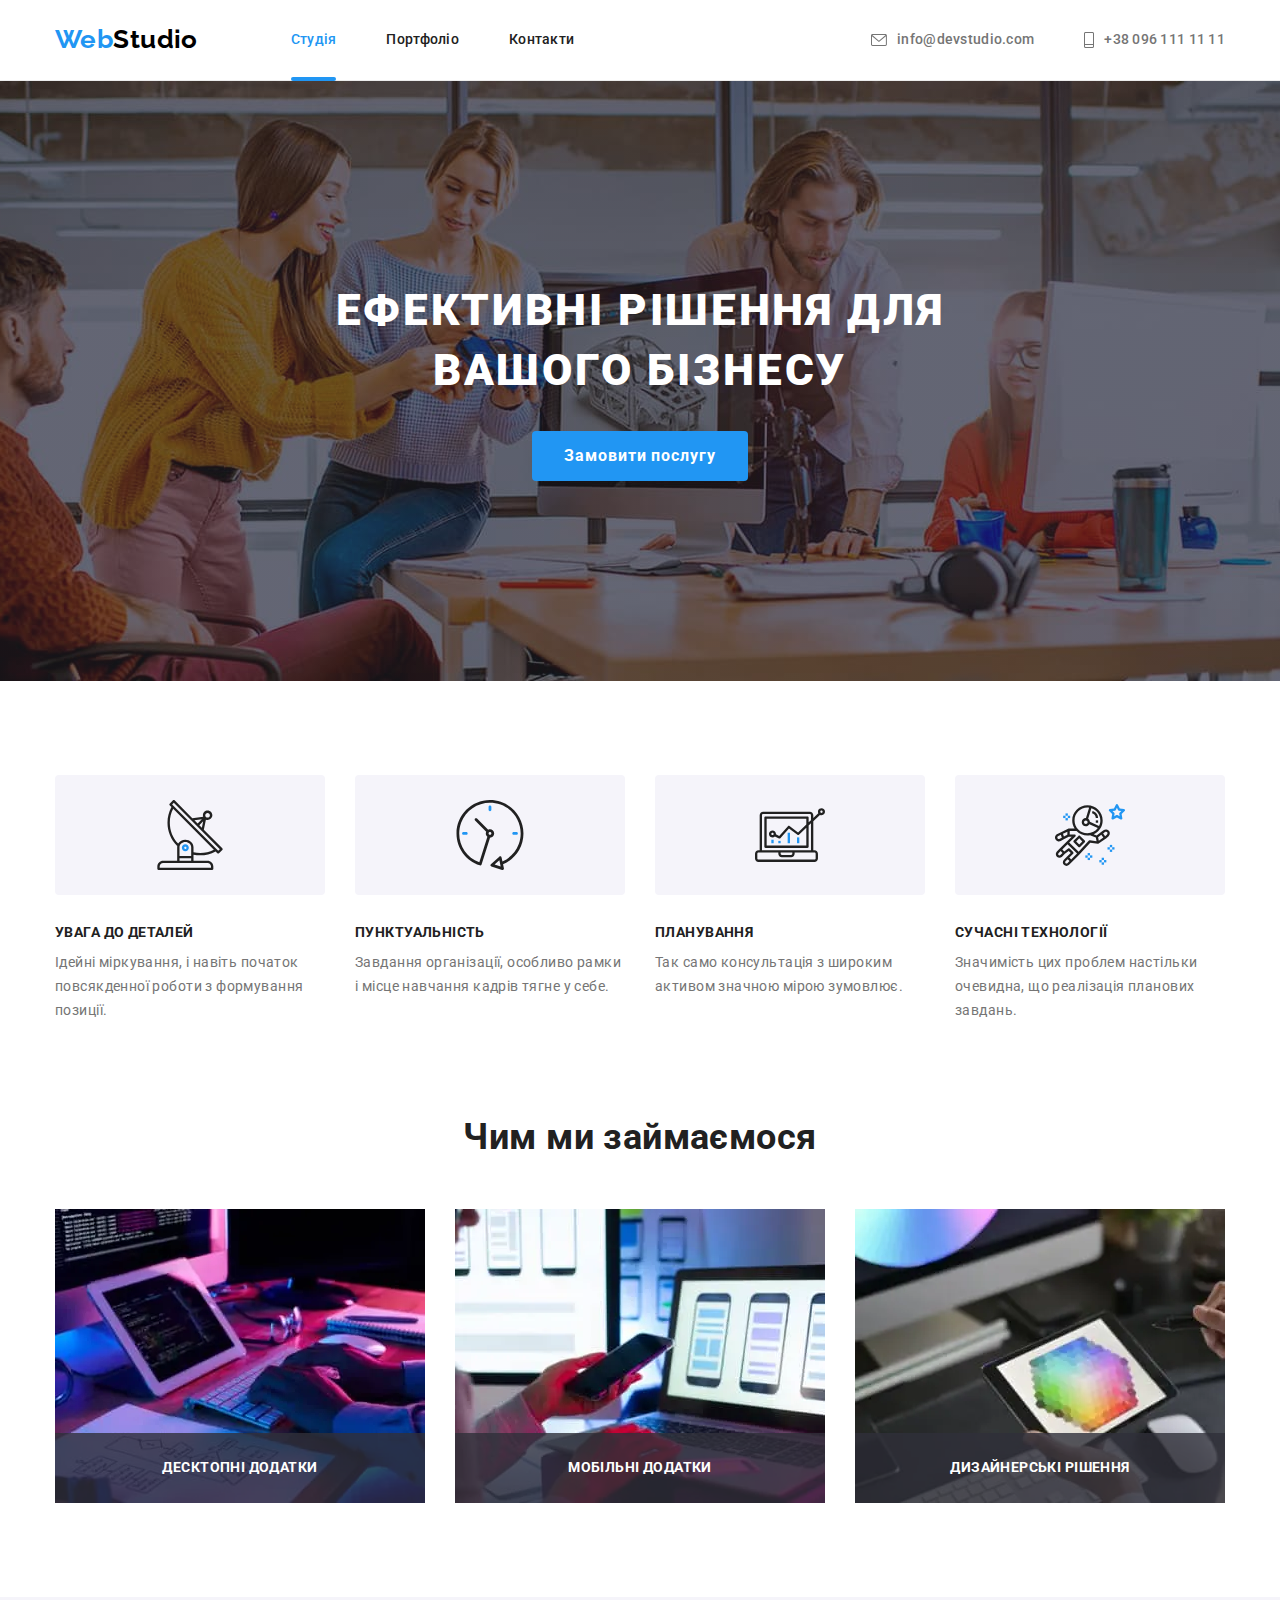
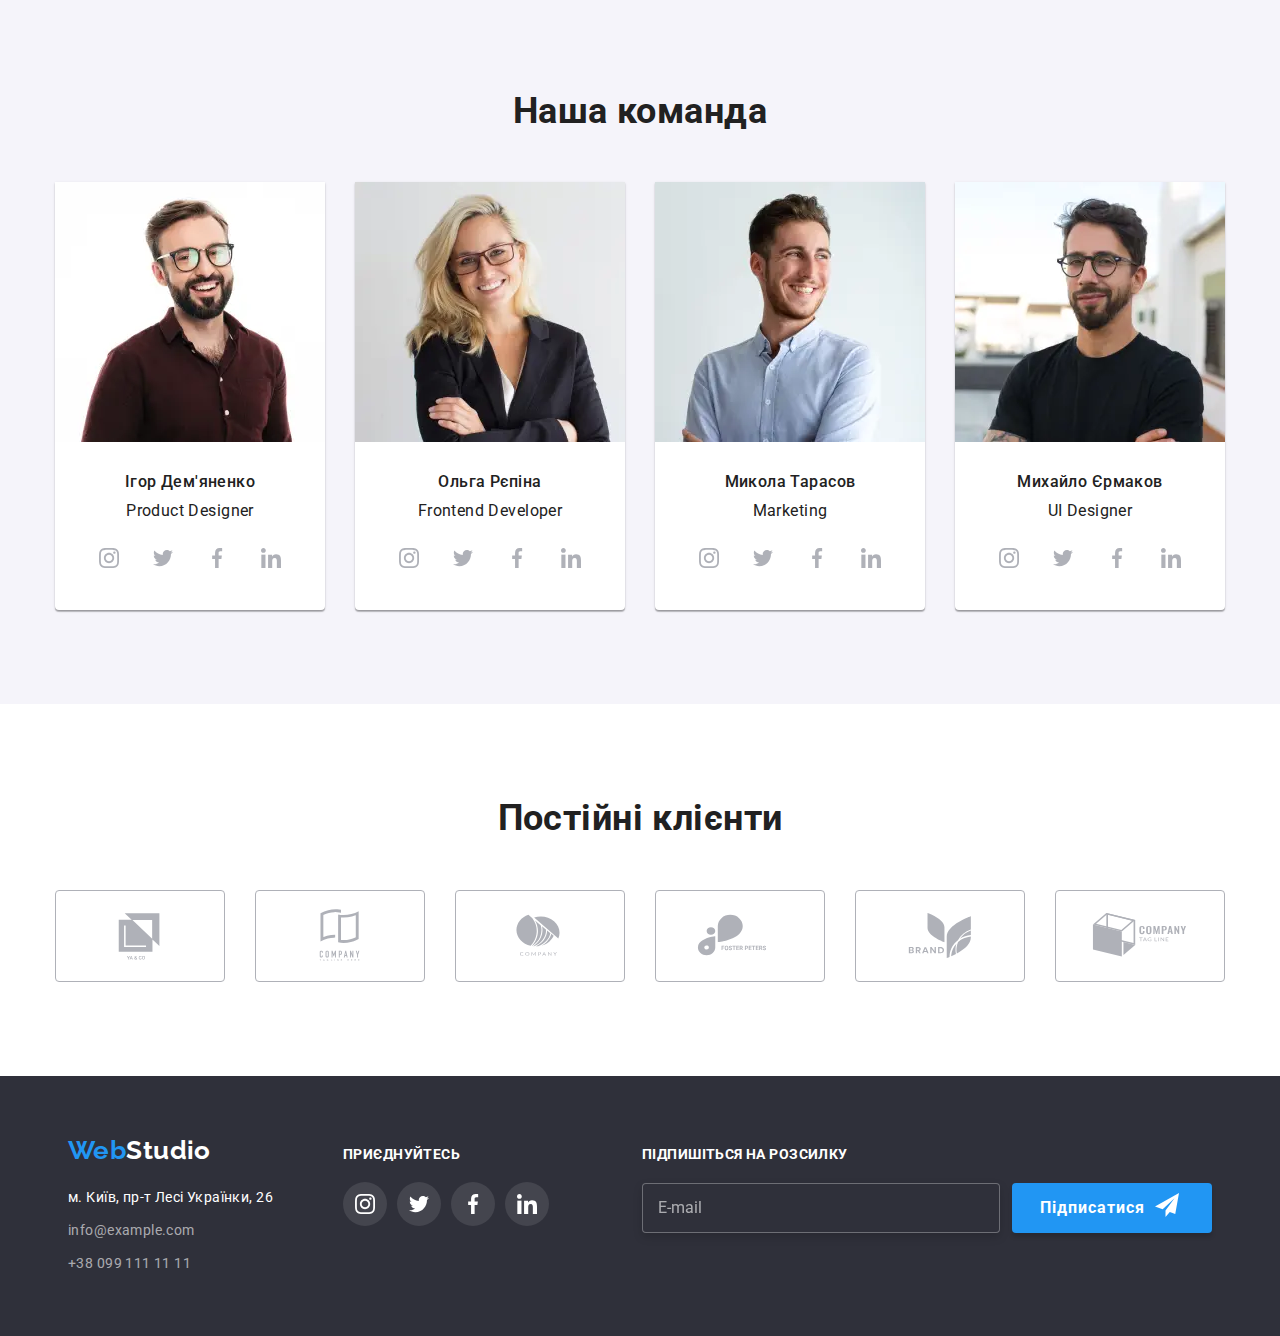
<file: index.html>
<!DOCTYPE html>
<html lang="uk">
  <head>
    <meta charset="UTF-8" />
    <meta http-equiv="X-UA-Compatible" content="IE=edge" />
    <meta name="viewport" content="width=device-width, initial-scale=1.0" />
    <link rel="preconnect" href="https://fonts.googleapis.com" />
    <link rel="preconnect" href="https://fonts.gstatic.com" crossorigin />
    <title>WebStudio</title>
    <!-- FONTS -->
    <link
      href="https://fonts.googleapis.com/css2?family=Raleway:wght@700&family=Roboto:wght@400;500;700;900&display=swap"
      rel="stylesheet"
    />
    <link
      rel="stylesheet"
      href="https://cdnjs.cloudflare.com/ajax/libs/modern-normalize/1.1.0/modern-normalize.min.css"
    />
    <link rel="stylesheet" href="./css/main.min.css" />
  </head>
  <body>
    <!-- HEDEAR -->
    <header class="header">
      <div class="container page-header__conteiner">
        <a class="logo-up link" href="./index.html">
          <span class="logo__part-color">Web</span>Studio</a
        >
        <nav class="nav">

          <ul class="list-nav list">
            <li class="nav__item">
              <a class="nav__link link" href="./index.html"
                ><span class="link-active">Студія</span></a
              >
            </li>
            <li class="nav__item">
              <a class="nav__link link" href="portfolio.html">Портфоліо</a>
            </li>
            <li class="nav__item">
              <a class="nav__link link" href="#footer">Контакти</a>
            </li>
          </ul>
        </nav>
        <ul class="list-contact list">
          <li class="item-contact">
            <a class="link-contact link" href="mailto:info@devstudio.com"
              ><svg class="contacts-icons-mailtu" width="16" height="12px">
                <use href="./images/sprite.svg#icon-mail"></use>
              </svg>
              info@devstudio.com</a
            >
          </li>
          <li class="item-contact">
            <a class="link-contact link" href="tel+380961111111"
              ><svg class="contacts-icons-phone" width="10px" height="16px">
                <use href="./images/sprite.svg#icon-phone"></use>
              </svg>
              +38 096 111 11 11</a
            >
          </li>
        </ul>
        <button type="button" class="open-mobile-menu-btn" data-menu-open>
          <svg class="open-mobile-menu-btn__icon">
            <use href="./images/sprite.svg#icon-burger"></use>
          </svg>
        </button>
      </div>
      <div class="mobile-menu" data-menu>
        <div class="container mobile-menu__container">
          <button class="mobile-menu__close-btn" data-menu-close>
            <svg class="mobile-menu__close-icon">
              <use href="./images/sprite.svg#icon-close"></use>
            </svg>
          </button>
          <ul class="mobile-menu-list list">
            <li class="mobile-menu__item">
              <a class="mobile-menu__link current link" href=".index.html"
                >Студія</a
              >
            </li>
            <li class="mobile-menu__item">
              <a class="mobile-menu__link link" href="./portfolio.html"
                >Портфоліо</a
              >
            </li>
            <li class="mobile-menu__item">
              <a class="mobile-menu__link link" href="#">Контакти</a>
            </li>
          </ul>
          <ul class="mobile-list-contact list">
            <li class="mobile-list-contact__item">
              <a
                class="mobile-list-contact__link-phone link"
                href="tel+380961111111"
              >
                +38 096 111 11 11</a
              >
            </li>
            <li class="mobile-list-contact__item">
              <a
                class="mobile-list-contact__link-mail link"
                href="mailto:info@devstudio.com"
              >
                info@devstudio.com</a
              >
            </li>
          </ul>
          <ul class="mobile-social-list list">
            <li class="mobile-social__item">
              <a class="mobile-social__link current link" href="#">Instagram</a>
            </li>
            <li class="mobile-social__item">
              <a class="mobile-social__link current link" href="#">Twitter</a>
            </li>
            <li class="mobile-social__item">
              <a class="mobile-social__link current link" href="#">facebook</a>
            </li>
            <li class="mobile-social__item">
              <a class="mobile-social__link current link" href="#">Linkedin</a>
            </li>
          </ul>
        </div>
      </div>
    </header>
    <main>
      <!-- HERO -->
      <section class="hero section">
        <div class="container">
          <h1 class="hero__title">Ефективні рішення для вашого бізнесу</h1>
          <button
            type="button"
            class="button-active hero-btn button"
            data-modal-open
          >
            Замовити послугу
          </button>
        </div>
      </section>
      <!-- ADVANTAGES -->
      <section class="advantages section">
        <div class="container">
          <h2 class="visually-hidden">Переваги</h2>
          <ul class="advantages__list list">
            <li class="advantages__item">
              <div class="advantages__blok">
                <svg class="advantes__icon">
                  <use
                    lang="en"
                    aria-label="icon antenna"
                    href="./images/sprite.svg#icon-antenna"
                  ></use>
                </svg>
              </div>
              <h3 class="advantages__title">УВАГА ДО ДЕТАЛЕЙ</h3>
              <p class="advantages__text">
                Ідейні міркування, і навіть початок повсякденної роботи з
                формування позиції.
              </p>
            </li>
            <li class="advantages__item">
              <div class="advantages__blok">
                <svg class="advantes__icon">
                  <use
                    lang="en"
                    aria-label="icon clock"
                    href="./images/sprite.svg#icon-clock"
                  ></use>
                </svg>
              </div>
              <h3 class="advantages__title">ПУНКТУАЛЬНІСТЬ</h3>
              <p class="advantages__text">
                Завдання організації, особливо рамки і місце навчання кадрів
                тягне у себе.
              </p>
            </li>
            <li class="advantages__item">
              <div class="advantages__blok">
                <svg class="advantes__icon">
                  <use
                    lang="en"
                    aria-label="icon diagram"
                    href="./images/sprite.svg#icon-diagram"
                  ></use>
                </svg>
              </div>
              <h3 class="advantages__title">ПЛАНУВАННЯ</h3>
              <p class="advantages__text">
                Так само консультація з широким активом значною мірою зумовлює.
              </p>
            </li>
            <li class="advantages__item">
              <div class="advantages__blok">
                <svg class="advantes__icon">
                  <use
                    lang="en"
                    aria-label="icon astronaut"
                    href="./images/sprite.svg#icon-astronaut"
                  ></use>
                </svg>
              </div>
              <h3 class="advantages__title">СУЧАСНІ ТЕХНОЛОГІЇ</h3>
              <p class="advantages__text">
                Значимість цих проблем настільки очевидна, що реалізація
                планових завдань.
              </p>
            </li>
          </ul>
        </div>
      </section>
      <!-- WORK -->
      <section class="work section">
        <div class="container">
          <h2 class="work-title">Чим ми займаємося</h2>
          <ul class="work__list list">
            <li class="work__list list">
              <div class="work__box">
                <picture>
                  <source
                    srcset="
                      ./images/work/work-1.webp    1x,
                      ./images/work/work-1@2x.webp 2x
                    "
                    type="image/webp"
                  />
                  <source
                    srcset="
                      ./images/work/work-1.jpg    1x,
                      ./images/work/work-1@2x.jpg 2x
                    "
                  />
                  <img
                    class="work-list__img"
                    src="./images/work/work-1.jpg"
                    alt="веб технології"
                    width="370"
                    height="294"
                  />
                </picture>

                <div class="work-text">
                  <p>Десктопні додатки</p>
                </div>
              </div>
            </li>
            <li class="work__list list">
              <div class="work__box">
                <picture>
                  <source
                    srcset="
                      ./images/work/work-2.webp    1x,
                      ./images/work/work-2@2x.webp 2x
                    "
                    type="image/webp"
                  />
                  <source
                    srcset="
                      ./images/work/work-2.jpg    1x,
                      ./images/work/work-2@2x.jpg 2x
                    "
                  />
                  <img
                    class="work-list__img"
                    src="./images/work/work-2.jpg"
                    alt="адаптація для мобільних пристроїв"
                    width="370"
                    height="294"
                  />
                </picture>
                <div class="work-text">
                  <p>Мобільні додатки</p>
                </div>
              </div>
            </li>
            <li class="work__list list">
              <div class="work__box">
                <picture>
                  <source
                    srcset="
                      ./images/work/work-3.webp    1x,
                      ./images/work/work-3@2x.webp 2x
                    "
                    type="image/webp"
                  />
                  <source
                    srcset="
                      ./images/work/work-3.jpg    1x,
                      ./images/work/work-3@2x.jpg 2x
                    "
                  />
                  <img
                    class="work-list__img"
                    src="./images/work/work-3.jpg"
                    alt="спільне середовище пк та мобільних пристроїв"
                    width="370"
                    height="294"
                  />
                </picture>
                <div class="work-text">
                  <p>Дизайнерські рішення</p>
                </div>
              </div>
            </li>
          </ul>
        </div>
      </section>
      <!-- TEAM -->
      <section class="team section">
        <div class="container">
          <h2 class="team__title">Наша команда</h2>
          <ul class="team-list list">
            <li class="team-list__item">
              <picture>
                <source
                  srcset="
                    ./images/team-desktop/ihor-desktop.webp    1x,
                    ./images/team-desktop/ihor-desktop@2x.webp 2x
                  "
                  media="(min-width:1200px)"
                  type="image/webp"
                />
                <source
                  srcset="
                    ./images/team-desktop/ihor-desktop.jpg    1x,
                    ./images/team-desktop/ihor-desktop@2x.jpg 2x
                  "
                  media="(min-width:1200px)"
                />
                <source
                  srcset="
                    ./images/team-mobile/ihor-mobile.webp    1x,
                    ./images/team-mobile/ihor-mobile@2x.webp 2x
                  "
                  media="(max-width:768px)"
                  type="image/webp"
                />
                <source
                  srcset="
                    ./images/team-mobile/ihor-mobile.jpg    1x,
                    ./images/team-mobile/ihor-mobile@2x.jpg 2x
                  "
                  media="(max-width:768px)"
                />
                <source
                  srcset="
                    ./images/team-tablet/ihor-tablet.webp    1x,
                    ./images/team-tablet/ihor-tablet@2x.webp 2x
                  "
                  media="(min-width:768px)"
                  type="image/webp"
                />
                <source
                  srcset="
                    ./images/team-tablet/ihor-tablet.jpg    1x,
                    ./images/team-tablet/ihor-tablet@2x.jpg 2x
                  "
                  media="(min-width:768px)"
                />

                <img
                  class="team-list__img"
                  src="./images/team/ihor-mobile.jpg"
                  alt="Ігор Дем'яненко проджект менеджер"
                />
              </picture>
              <div class="card">
                <h3 class="card-team__subtitle">Ігор Дем'яненко</h3>
                <p class="team__text">Product Designer</p>
                <ul class="social-icon-list list">
                  <li class="social-link__item">
                    <a class="social-link" href=""
                      ><svg
                        lang="en"
                        aria-label="instagram icon"
                        class="social-link__icon"
                      >
                        <use href="./images/sprite.svg#icon-instagram"></use>
                      </svg>
                    </a>
                  </li>
                  <li class="social-link__item">
                    <a class="social-link" href=""
                      ><svg
                        lang="en"
                        aria-label="twitter icon"
                        class="social-link__icon"
                      >
                        <use href="./images/sprite.svg#icon-twitter"></use>
                      </svg>
                    </a>
                  </li>
                  <li class="social-link__item">
                    <a class="social-link" href=""
                      ><svg
                        lang="en"
                        aria-label="facebook icon"
                        class="social-link__icon"
                      >
                        <use href="./images/sprite.svg#icon-facebook"></use>
                      </svg>
                    </a>
                  </li>
                  <li class="social-link__item">
                    <a class="social-link" href=""
                      ><svg
                        lang="en"
                        aria-label="linkedim icon"
                        class="social-link__icon"
                      >
                        <use href="./images/sprite.svg#icon-linkedin"></use>
                      </svg>
                    </a>
                  </li>
                </ul>
              </div>
            </li>
            <li class="team-list__item">
              <picture>
                <source
                  srcset="
                    ./images/team-desktop/olha-desktop.webp    1x,
                    ./images/team-desktop/olha-desktop@2x.webp 2x
                  "
                  media="(min-width:1200px)"
                  type="image/webp"
                />
                <source
                  srcset="
                    ./images/team-desktop/olha-desktop.jpg    1x,
                    ./images/team-desktop/olha-desktop@2x.jpg 2x
                  "
                  media="(min-width:1200px)"
                />
                <source
                  srcset="
                    ./images/team-mobile/olha-mobile.webp    1x,
                    ./images/team-mobile/olha-mobile@2x.webp 2x
                  "
                  media="(max-width:768px)"
                  type="image/webp"
                />
                <source
                  srcset="
                    ./images/team-mobile/olha-mobile.jpg    1x,
                    ./images/team-mobile/olha-mobile@2x.jpg 2x
                  "
                  media="(max-width:768px)"
                />
                <source
                  srcset="
                    ./images/team-tablet/olha-tablet.webp    1x,
                    ./images/team-tablet/olha-tablet@2x.webp 2x
                  "
                  media="(min-width:768px)"
                  type="image/webp"
                />
                <source
                  srcset="
                    ./images/team-tablet/olha-tablet.jpg    1x,
                    ./images/team-tablet/olha-tablet@2x.jpg 2x
                  "
                  media="(min-width:768px)"
                />

                <img
                  class="team-list__img"
                  src="./images/team-mobile/olha-mobile.jpg"
                  alt="Ольга Рєпіна розробник"
                />
              </picture>

              <div class="card">
                <h3 class="card-team__subtitle">Ольга Рєпіна</h3>
                <p class="team__text">Frontend Developer</p>
                <ul class="social-icon-list list">
                  <li class="social-link__item">
                    <a class="social-link" href=""
                      ><svg
                        lang="en"
                        aria-label="instagram icon"
                        class="social-link__icon"
                      >
                        <use href="./images/sprite.svg#icon-instagram"></use>
                      </svg>
                    </a>
                  </li>
                  <li class="social-link__item">
                    <a class="social-link" href=""
                      ><svg
                        lang="en"
                        aria-label="twitter icon"
                        class="social-link__icon"
                      >
                        <use href="./images/sprite.svg#icon-twitter"></use>
                      </svg>
                    </a>
                  </li>
                  <li class="social-link__item">
                    <a class="social-link" href=""
                      ><svg
                        lang="en"
                        aria-label="facebook icon"
                        class="social-link__icon"
                      >
                        <use href="./images/sprite.svg#icon-facebook"></use>
                      </svg>
                    </a>
                  </li>
                  <li class="social-link__item">
                    <a class="social-link" href=""
                      ><svg
                        lang="en"
                        aria-label="linkedim icon"
                        class="social-link__icon"
                      >
                        <use href="./images/sprite.svg#icon-linkedin"></use>
                      </svg>
                    </a>
                  </li>
                </ul>
              </div>
            </li>
            <li class="team-list__item">
              <picture>
                <source
                  srcset="
                    ./images/team-desktop/mukola-desktop.webp    1x,
                    ./images/team-desktop/mukola-desktop@2x.webp 2x
                  "
                  media="(min-width:1200px)"
                  type="image/webp"
                />
                <source
                  srcset="
                    ./images/team-desktop/mukola-desktop.jpg    1x,
                    ./images/team-desktop/mukola-desktop@2x.jpg 2x
                  "
                  media="(min-width:1200px)"
                />
                <source
                  srcset="
                    ./images/team-mobile/mukola-mobile.webp    1x,
                    ./images/team-mobile/mukola-mobile@2x.webp 2x
                  "
                  media="(max-width:768px)"
                  type="image/webp"
                />
                <source
                  srcset="
                    ./images/team-mobile/mukola-mobile.jpg    1x,
                    ./images/team-mobile/mukola-mobile@2x.jpg 2x
                  "
                  media="(max-width:768px)"
                />
                <source
                  srcset="
                    ./images/team-tablet/mukola-tablet.webp    1x,
                    ./images/team-tablet/mukola-tablet@2x.webp 2x
                  "
                  media="(min-width:768px)"
                  type="image/webp"
                />
                <source
                  srcset="
                    ./images/team-tablet/mukola-tablet.jpg    1x,
                    ./images/team-tablet/mukola-tablet@2x.jpg 2x
                  "
                  media="(min-width:768px)"
                />

                <img
                  class="team-list__img"
                  src="./images/team-mobile/mukola-mobile.jpg"
                  alt="Микола Тарасов маркетолог"
                />
              </picture>

              <div class="card">
                <h3 class="card-team__subtitle">Микола Тарасов</h3>
                <p class="team__text">Marketing</p>
                <ul class="social-icon-list list">
                  <li class="social-link__item">
                    <a class="social-link" href=""
                      ><svg
                        lang="en"
                        aria-label="instagram icon"
                        class="social-link__icon"
                      >
                        <use href="./images/sprite.svg#icon-instagram"></use>
                      </svg>
                    </a>
                  </li>
                  <li class="social-link__item">
                    <a class="social-link" href=""
                      ><svg
                        lang="en"
                        aria-label="twitter icon"
                        class="social-link__icon"
                      >
                        <use href="./images/sprite.svg#icon-twitter"></use>
                      </svg>
                    </a>
                  </li>
                  <li class="social-link__item">
                    <a class="social-link" href=""
                      ><svg
                        lang="en"
                        aria-label="facebook icon"
                        class="social-link__icon"
                      >
                        <use href="./images/sprite.svg#icon-facebook"></use>
                      </svg>
                    </a>
                  </li>
                  <li class="social-link__item">
                    <a class="social-link" href=""
                      ><svg
                        lang="en"
                        aria-label="linkedim icon"
                        class="social-link__icon"
                      >
                        <use href="./images/sprite.svg#icon-linkedin"></use>
                      </svg>
                    </a>
                  </li>
                </ul>
              </div>
            </li>
            <li class="team-list__item">
              <picture>
                <source
                  srcset="
                    ./images/team-desktop/mukhailo-desktop.webp    1x,
                    ./images/team-desktop/mukhailo-desktop@2x.webp 2x
                  "
                  media="(min-width:1200px)"
                  type="image/webp"
                />
                <source
                  srcset="
                    ./images/team-desktop/mukhailo-desktop.jpg    1x,
                    ./images/team-desktop/mukhailo-desktop@2x.jpg 2x
                  "
                  media="(min-width:1200px)"
                />
                <source
                  srcset="
                    ./images/team-mobile/mukhailo-mobile.webp    1x,
                    ./images/team-mobile/mukhailo-mobile@2x.webp 2x
                  "
                  media="(max-width:768px)"
                  type="image/webp"
                />
                <source
                  srcset="
                    ./images/team-mobile/mukhailo-mobile.jpg    1x,
                    ./images/team-mobile/mukhailo-mobile@2x.jpg 2x
                  "
                  media="(max-width:768px)"
                />
                <source
                  srcset="
                    ./images/team-tablet/mukhailo-tablet.webp    1x,
                    ./images/team-tablet/mukhailo-tablet@2x.webp 2x
                  "
                  media="(min-width:768px)"
                  type="image/webp"
                />
                <source
                  srcset="
                    ./images/team-tablet/mukhailo-tablet.jpg    1x,
                    ./images/team-tablet/mukhailo-tablet@2x.jpg 2x
                  "
                  media="(min-width:768px)"
                />

                <img
                  class="team-list__img"
                  src="./images/team-mobile/mukhailo-mobile.jpg"
                  alt="Михайло Єрмаков дизайнер"
                />
              </picture>

              <div class="card">
                <h3 class="card-team__subtitle">Михайло Єрмаков</h3>
                <p class="team__text">UI Designer</p>
                <ul class="social-icon-list list">
                  <li class="social-link__item">
                    <a class="social-link" href=""
                      ><svg
                        lang="en"
                        aria-label="instagram icon"
                        class="social-link__icon"
                      >
                        <use href="./images/sprite.svg#icon-instagram"></use>
                      </svg>
                    </a>
                  </li>
                  <li class="social-link__item">
                    <a class="social-link" href=""
                      ><svg
                        lang="en"
                        aria-label="twitter icon"
                        class="social-link__icon"
                      >
                        <use href="./images/sprite.svg#icon-twitter"></use>
                      </svg>
                    </a>
                  </li>
                  <li class="social-link__item">
                    <a class="social-link" href=""
                      ><svg
                        lang="en"
                        aria-label="facebook icon"
                        class="social-link__icon"
                      >
                        <use href="./images/sprite.svg#icon-facebook"></use>
                      </svg>
                    </a>
                  </li>
                  <li class="social-link__item">
                    <a class="social-link" href=""
                      ><svg
                        lang="en"
                        aria-label="linkedim icon"
                        class="social-link__icon"
                      >
                        <use href="./images/sprite.svg#icon-linkedin"></use>
                      </svg>
                    </a>
                  </li>
                </ul>
              </div>
            </li>
          </ul>
        </div>
      </section>
      <!-- CUSTOMERS -->
      <section class="customers section">
        <div class="container">
          <h2 class="team__title">Постійні клієнти</h2>
          <ul class="customers-list list">
            <li class="customers__item">
              <a class="customer-link-icon" href="">
                <svg
                  lang="en"
                  aria-label="icon ya and co"
                  class="customers-icon-border"
                >
                  <use
                    class="customers-icon"
                    href="./images/sprite.svg#icon-ya-and-co"
                  ></use>
                </svg>
              </a>
            </li>
            <li class="customers__item">
              <a class="customer-link-icon" href="">
                <svg
                  lang="en"
                  aria-label="icon tagline company"
                  class="customers-icon-border"
                >
                  <use
                    class="customers-icon"
                    href="./images/sprite.svg#icon-tagline-company"
                  ></use>
                </svg>
              </a>
            </li>

            <li class="customers__item">
              <a class="customer-link-icon" href="">
                <svg
                  lang="en"
                  aria-label="icon company 3"
                  class="customers-icon-border"
                >
                  <use
                    class="customers-icon"
                    href="./images/sprite.svg#icon-company-3"
                  ></use>
                </svg>
              </a>
            </li>
            <li class="customers__item">
              <a class="customer-link-icon" href="">
                <svg
                  lang="en"
                  aria-label="icon foster peters"
                  class="customers-icon-border"
                >
                  <use
                    class="customers-icon"
                    href="./images/sprite.svg#icon-foster-peters"
                  ></use>
                </svg>
              </a>
            </li>
            <li class="customers__item">
              <a class="customer-link-icon" href="">
                <svg
                  lang="en"
                  aria-label="icon brand"
                  class="customers-icon-border"
                >
                  <use
                    class="customers-icon"
                    href="./images/sprite.svg#icon-brand"
                  ></use>
                </svg>
              </a>
            </li>
            <li class="customers__item">
              <a class="customer-link-icon" href="">
                <svg
                  lang="en"
                  aria-label="icon tl company"
                  class="customers-icon-border"
                >
                  <use
                    class="customers-icon"
                    href="./images/sprite.svg#icon-tl-company"
                  ></use>
                </svg>
              </a>
            </li>
          </ul>
        </div>
      </section>
    </main>
    <!-- FOOTER -->
    <footer class="footer" id="footer">
      <div class="container">
        <div class="footer-box__adress">
          <a class="link logo-down-link" href="./index.html">
            <span class="logo__part-color">Web</span>Studio</a>

            <address class="footer-address">
            <ul class="list">
              <li class="address__item link">
                <a
                  class="address address-nav-link link"
                  href="https://goo.gl/maps/ZnqAECNUkRY8YoW6A"
                  target="_blank"
                  >м. Київ, пр-т Лесі Українки, 26</a
                >
              </li>
              <li class="address__item">
                <a
                  class="address address-link link"
                  href="mailto:info@example.com"
                  >info@example.com</a
                >
              </li>
              <li class="address__item">
                <a class="address address-link link" href="tel:+380991111111"
                  >+38 099 111 11 11</a
                >
              </li>
            </ul>
          </address>
      </div>

        <!-- FOOTER-SOCIAL -->

        <div class="footer-social">
          <p class="footer-social__title">приєднуйтесь</p>
          <ul class="social-icon-list list">
            <li class="social-link__item">
              <a class="social-link" href=""
                ><svg
                  lang="en"
                  aria-label="instagram icon"
                  class="social-link__icon footer-social__icon"
                >
                  <use href="./images/sprite.svg#icon-instagram"></use>
                </svg>
              </a>
            </li>
            <li class="social-link__item">
              <a class="social-link" href=""
                ><svg
                  lang="en"
                  aria-label="twitter icon"
                  class="social-link__icon footer-social__icon"
                >
                  <use href="./images/sprite.svg#icon-twitter"></use>
                </svg>
              </a>
            </li>
            <li class="social-link__item">
              <a class="social-link" href=""
                ><svg
                  lang="en"
                  aria-label="facebook icon"
                  class="social-link__icon footer-social__icon"
                >
                  <use href="./images/sprite.svg#icon-facebook"></use>
                </svg>
              </a>
            </li>
            <li class="social-link__item">
              <a class="social-link" href=""
                ><svg
                  lang="en"
                  aria-label="linkedim icon"
                  class="social-link__icon footer-social__icon"
                >
                  <use href="./images/sprite.svg#icon-linkedin"></use>
                </svg>
              </a>
            </li>
          </ul>
        </div>
         <form class="mail-form">
          <p class="mail-form__title">Підпишіться на розсилку</p>
          <div class="footer-form">
            <input
              required
              placeholder="E-mail"
              class="footer-form__enter-mail"
              type="email"
              name="user-mail"
              id="user-mail"
            />
            <button class="send-btn footer-btn " type="submit">
              Підписатися
              <svg class="send__icon">
                <use
                  aria-label=""
                  href="./images/sprite.svg#icon-send"
                  width="24"
                  height="24"
                ></use>
              </svg>
            </button>
          </div>
        </form>
      </div>
    </footer>
    <!--MODAL-BACKDROP -->

    <div class="backdrop is-hidden" data-modal>
      <form class="modal-form">
        <button type="button" class="modal__btn-close" data-modal-close>
          <svg class="modal__close-icon" width="18px" height="18px">
            <use href="./images/sprite.svg#modal-close-btn"></use>
          </svg>
        </button>
        <p class="modal-title">Залиште свої дані, ми вам передзвонимо</p>
        <label class="modal__label-title" for="user-name"
          ><span class="modal__label-name">Ім'я</span></label
        >
        <div class="modal__input-position">
          <input
            required
            class="modal__input-name"
            type="text"
            name="user-name"
            id="user-name"
          />
          <svg class="modal__icon-input">
            <use href="./images/sprite.svg#icon-person"></use>
          </svg>
        </div>
        <label class="modal__label-title" for="user-phone"
          ><span class="modal__label-name">Телефон</span></label
        >
        <div class="modal__input-position">
          <input
            required
            class="modal__input-phone"
            type="tel"
            name="user-phone"
            id="user-phone"
            pattern="[0-9]{10}"
            title="xxxxxxxxxx"
          />
          <svg class="modal__icon-input">
            <use href="./images/sprite.svg#icon-phone-form"></use>
          </svg>
        </div>

        <label class="modal__label-title" for="user-email"
          ><span class="modal__label-name">Пошта</span></label
        >
        <div class="modal__input-position">
          <input
            required
            class="modal__input-mail"
            type="email"
            name="user-email"
            id="user-email"
          />
          <svg class="modal__icon-input">
            <use href="./images/sprite.svg#icon-email-form"></use>
          </svg>
        </div>
        <label class="modal__label-title" for="user-comment"
          ><span class="modal__label-name">Коментар</span></label
        >

        <textarea
          class="modal__input-coment"
          name="user-comment"
          id="user-comment"
          placeholder="Введіть текст"
        ></textarea>
        <div class="centre">
          <div class="agree">
            <label class="polity" for="agree">
              <input
                class="checkbox visually-hidden"
                required
                type="checkbox"
                name="topic"
                value="agree"
                id="agree"
                title="Дайте згоду"
              />
              <span class="checkbox__icon"> </span>
              Погоджуюся з розсилкою та приймаю&nbsp
              <a class="checkbox__link" href="#">Умови договору</a>
            </label>
          </div>

          <button class="modal__btn-send" type="submit">Відправити</button>
        </div>
      </form>
    </div>
    <script src="./js/modal.js"></script>
    <script src="./js/menu.js"></script>
  </body>
</html>
</file>
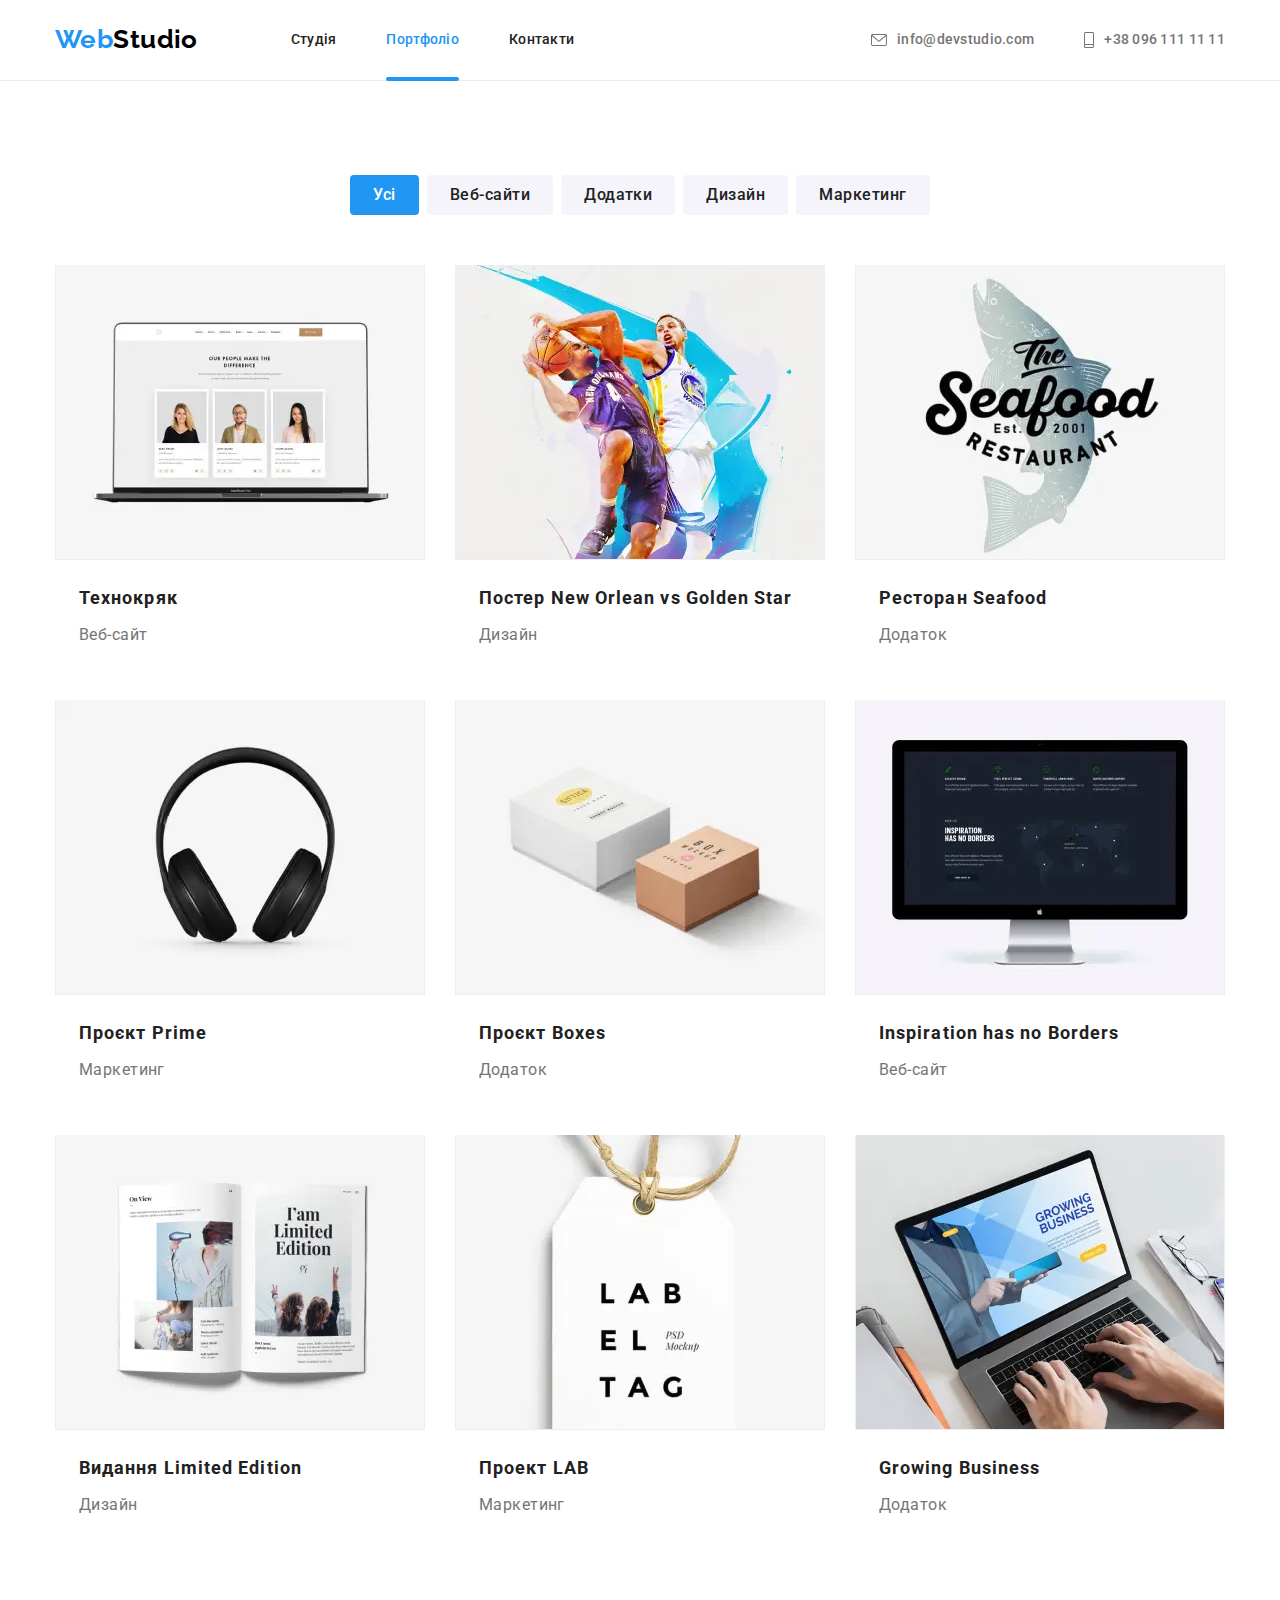
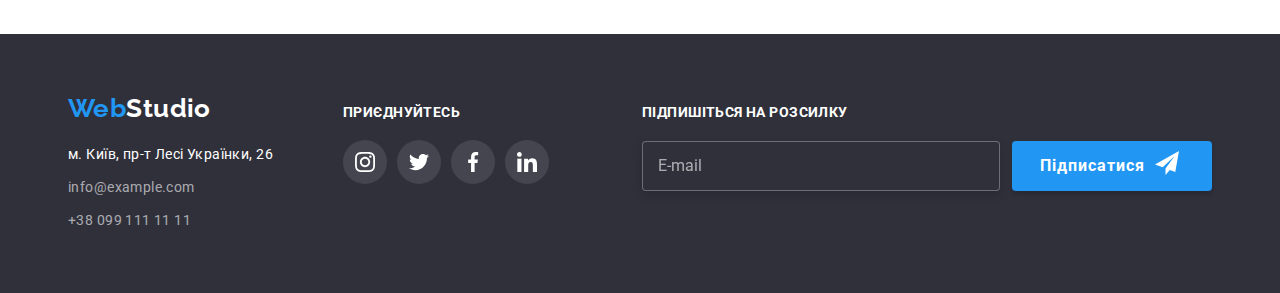
<file: portfolio.html>
<!DOCTYPE html>
<html lang="en">
  <head>
    <meta charset="UTF-8" />
    <meta http-equiv="X-UA-Compatible" content="IE=edge" />
    <meta name="viewport" content="width=device-width, initial-scale=1.0" />
    <link rel="preconnect" href="https://fonts.googleapis.com" />
    <link rel="preconnect" href="https://fonts.gstatic.com" crossorigin />
    <title>Portfolio</title>
    <!--MODERN-NORMALIZE  -->
    <link
      href="https://fonts.googleapis.com/css2?family=Raleway:wght@700&family=Roboto:wght@400;500;700;900&display=swap"
      rel="stylesheet"
    />
    <link
      rel="stylesheet"
      href="https://cdnjs.cloudflare.com/ajax/libs/modern-normalize/1.1.0/modern-normalize.min.css"
    />
    <link rel="stylesheet" href="./css/main.min.css" />
  </head>
  <body>
        <!-- HEDEAR -->
        <header class="header">
          <div class="container page-header__conteiner">
            <nav class="nav">
              <a class="logo-up link" href="./index.html">
                <span class="logo__part-color">Web</span>Studio</a
              >
              <ul class="list-nav list">
                <li class="nav__item">
                  <a class="nav__link link" href="./index.html"
                    >Студія</a
                  >
                </li>
                <li class="nav__item">
                  <a class="nav__link link" href="./portfolio.html"><span class="link-active">Портфоліо</span></a>
                </li>
                <li class="nav__item">
                  <a class="nav__link link" href="#footer">Контакти</a>
                </li>
              </ul>
            </nav>
            <ul class="list-contact list">
              <li class="item-contact">
                <a class="link-contact link" href="mailto:info@devstudio.com"
                  ><svg class="contacts-icons-mailtu" width="16" height="12px">
                    <use href="./images/sprite.svg#icon-mail"></use>
                  </svg>
                  info@devstudio.com</a
                >
              </li>
              <li class="item-contact">
                <a class="link-contact link" href="tel+380961111111"
                  ><svg class="contacts-icons-phone" width="10px" height="16px">
                    <use href="./images/sprite.svg#icon-phone"></use>
                  </svg>
                  +38 096 111 11 11</a
                >
              </li>
            </ul>
            <button type="button" class="open-mobile-menu-btn" data-menu-open>
              <svg class="open-mobile-menu-btn__icon">
                <use href="./images/sprite.svg#icon-burger"></use>
              </svg>
            </button>
          </div>
          <div class="mobile-menu" data-menu>
            <div class="container mobile-menu__container">
              <button class="mobile-menu__close-btn" data-menu-close>
                <svg class="mobile-menu__close-icon">
                  <use href="./images/sprite.svg#icon-close"></use>
                </svg>
              </button>
              <ul class="mobile-menu-list list">
                <li class="mobile-menu__item">
                  <a class="mobile-menu__link link" href=".index.html"
                    >Студія</a
                  >
                </li>
                <li class="mobile-menu__item">
                  <a class="mobile-menu__link current link" href="./portfolio.html"
                    >Портфоліо</a
                  >
                </li>
                <li class="mobile-menu__item">
                  <a class="mobile-menu__link link" href="#">Контакти</a>
                </li>
              </ul>
              <ul class="mobile-list-contact list">
                <li class="mobile-list-contact__item">
                  <a
                    class="mobile-list-contact__link-phone link"
                    href="tel+380961111111"
                  >
                    +38 096 111 11 11</a
                  >
                </li>
                <li class="mobile-list-contact__item">
                  <a
                    class="mobile-list-contact__link-mail link"
                    href="mailto:info@devstudio.com"
                  >
                    info@devstudio.com</a
                  >
                </li>
              </ul>
              <ul class="mobile-social-list list">
                <li class="mobile-social__item">
                  <a class="mobile-social__link current link" href="#">Instagram</a>
                </li>
                <li class="mobile-social__item">
                  <a class="mobile-social__link current link" href="#">Twitter</a>
                </li>
                <li class="mobile-social__item">
                  <a class="mobile-social__link current link" href="#">facebook</a>
                </li>
                <li class="mobile-social__item">
                  <a class="mobile-social__link current link" href="#">Linkedin</a>
                </li>
              </ul>
            </div>
          </div>
        </header>
        <main>
      <!-- PORTFOLIO -->
      <section class="portfolio section">
        <div class="container">
          <h1 class="visually-hidden">Project</h1>
          <ul class="button-nav list">
            <li class="button-nav__item">
              <button type="button" class="button-active button-nav__link">
                Усі
              </button>
            </li>
            <li class="button-nav__item">
              <button type="button" class="button-nav__link">Веб-сайти</button>
            </li>
            <li class="button-nav__item">
              <button type="button" class="button-nav__link">Додатки</button>
            </li>
            <li class="button-nav__item">
              <button type="button" class="button-nav__link">Дизайн</button>
            </li>
            <li class="button-nav__item">
              <button type="button" class="button-nav__link">Маркетинг</button>
            </li>
          </ul>
          <!-- project-galery -->
          <ul class="project-list list">
            <li class="project-list__item">
              <a class="project-list__card link" href="#">
                <div class="project-list__position">
                  <picture>
                    <source
                      srcset="
                        ./images/portfolio-img/portfolio-img-01-desktop.webp    1x,
                        ./images/portfolio-img/portfolio-img-01-desktop@2x.webp 2x
                      "
                      media="(min-width:1200px)"
                      type="image/webp"
                    />
                    <source
                      srcset="
                        ./images/portfolio-img/portfolio-img-01-desktop.jpg    1x,
                        ./images/portfolio-img/portfolio-img-01-desktop@2x.jpg 2x
                      "
                      media="(min-width:1200px)"
                    />
                    <source
                      srcset="
                        ./images/portfolio-img/portfolio-img-01-mobile.webp    1x,
                        ./images/portfolio-img/portfolio-img-01-mobile@2x.webp 2x
                      "
                      media="(max-width:768px)"
                      type="image/webp"
                    />
                    <source
                      srcset="
                        ./images/portfolio-img/portfolio-img-01-mobile.jpg    1x,
                        ./images/portfolio-img/portfolio-img-01-mobile@2x.jpg 2x
                      "
                      media="(max-width:768px)"
                    />
                    <source
                      srcset="
                        ./images/portfolio-img/portfolio-img-01-tablet.webp    1x,
                        ./images/portfolio-img/portfolio-img-01-tablet@2x.webp 2x
                      "
                      media="(min-width:768px)"
                      type="image/webp"
                    />
                    <source
                      srcset="
                        ./images/portfolio-img/portfolio-img-01-tablet.jpg    1x,
                        ./images/portfolio-img/portfolio-img-01-tablet@2x.jpg 2x
                      "
                      media="(min-width:768px)"
                    />

                    <img
                      class="team-list__img"
                      src="./images/portfolio-img/portfolio-img-01-mobile.jpg"
                      alt="зображення команди на ноутбуці"
                    />
                  </picture>
                  <p class="overlay">
                    Ресурс пропонує комплексні пропозиції з різним рівнем
                    функціоналу та сервісів. Все це дозволить відвідувачу
                    отримати вичерпні відомості про компанію чи приватну особу.
                  </p>
                </div>
                <div class="card">
                  <h3 class="project-list__title">Технокряк</h3>
                  <p class="project-item__paragraph">Веб-сайт</p>
                </div>
              </a>
            </li>

            <li class="project-list__item">
              <a class="project-list__card link" href="#">
                <div class="project-list__position">
                  <picture>
                    <source
                      srcset="
                        ./images/portfolio-img/portfolio-img-02-desktop.webp    1x,
                        ./images/portfolio-img/portfolio-img-02-desktop@2x.webp 2x
                      "
                      media="(min-width:1200px)"
                      type="image/webp"
                    />
                    <source
                      srcset="
                        ./images/portfolio-img/portfolio-img-02-desktop.jpg    1x,
                        ./images/portfolio-img/portfolio-img-02-desktop@2x.jpg 2x
                      "
                      media="(min-width:1200px)"
                    />
                    <source
                      srcset="
                        ./images/portfolio-img/portfolio-img-02-mobile.webp    1x,
                        ./images/portfolio-img/portfolio-img-02-mobile@2x.webp 2x
                      "
                      media="(max-width:768px)"
                      type="image/webp"
                    />
                    <source
                      srcset="
                        ./images/portfolio-img/portfolio-img-02-mobile.jpg    1x,
                        ./images/portfolio-img/portfolio-img-02-mobile@2x.jpg 2x
                      "
                      media="(max-width:768px)"
                    />
                    <source
                      srcset="
                        ./images/portfolio-img/portfolio-img-02-tablet.webp    1x,
                        ./images/portfolio-img/portfolio-img-02-tablet@2x.webp 2x
                      "
                      media="(min-width:768px)"
                      type="image/webp"
                    />
                    <source
                      srcset="
                        ./images/portfolio-img/portfolio-img-02-tablet.jpg    1x,
                        ./images/portfolio-img/portfolio-img-02-tablet@2x.jpg 2x
                      "
                      media="(min-width:768px)"
                    />

                    <img
                      class="team-list__img"
                      src="./images/portfolio-img/portfolio-img-02-mobile.jpg"
                      alt="баскетболісти"
                    />
                  </picture>
                  <p class="overlay">
                    Ресурс пропонує комплексні пропозиції з різним рівнем
                    функціоналу та сервісів. Все це дозволить відвідувачу
                    отримати вичерпні відомості про компанію чи приватну особу.
                  </p>
                </div>
                <div class="card">
                  <h3 class="project-list__title">
                    Постер New Orlean vs Golden Star
                  </h3>
                  <p class="project-item__paragraph">Дизайн</p>
                </div>
              </a>
            </li>

            <li class="project-list__item">
              <a class="project-list__card link" href="#">
                <div class="project-list__position">
                  <picture>
                    <source
                      srcset="
                        ./images/portfolio-img/portfolio-img-03-desktop.webp    1x,
                        ./images/portfolio-img/portfolio-img-03-desktop@2x.webp 2x
                      "
                      media="(min-width:1200px)"
                      type="image/webp"
                    />
                    <source
                      srcset="
                        ./images/portfolio-img/portfolio-img-03-desktop.jpg    1x,
                        ./images/portfolio-img/portfolio-img-03-desktop@2x.jpg 2x
                      "
                      media="(min-width:1200px)"
                    />
                    <source
                      srcset="
                        ./images/portfolio-img/portfolio-img-03-mobile.webp    1x,
                        ./images/portfolio-img/portfolio-img-03-mobile@2x.webp 2x
                      "
                      media="(max-width:768px)"
                      type="image/webp"
                    />
                    <source
                      srcset="
                        ./images/portfolio-img/portfolio-img-03-mobile.jpg    1x,
                        ./images/portfolio-img/portfolio-img-03-mobile@2x.jpg 2x
                      "
                      media="(max-width:768px)"
                    />
                    <source
                      srcset="
                        ./images/portfolio-img/portfolio-img-03-tablet.webp    1x,
                        ./images/portfolio-img/portfolio-img-03-tablet@2x.webp 2x
                      "
                      media="(min-width:768px)"
                      type="image/webp"
                    />
                    <source
                      srcset="
                        ./images/portfolio-img/portfolio-img-03-tablet.jpg    1x,
                        ./images/portfolio-img/portfolio-img-03-tablet@2x.jpg 2x
                      "
                      media="(min-width:768px)"
                    />

                    <img
                      class="team-list__img"
                      src="./images/project-img/project-img-03-mobile.jpg"
                      alt="риба"
                    />
                  </picture>
                  <p class="overlay">
                    Ресурс пропонує комплексні пропозиції з різним рівнем
                    функціоналу та сервісів. Все це дозволить відвідувачу
                    отримати вичерпні відомості про компанію чи приватну особу.
                  </p>
                </div>
                <div class="card">
                  <h3 class="project-list__title">Ресторан Seafood</h3>
                  <p class="project-item__paragraph">Додаток</p>
                </div>
              </a>
            </li>

            <li class="project-list__item">
              <a class="project-list__card link" href="#">
                <div class="project-list__position">
                  <picture>
                    <source
                      srcset="
                        ./images/portfolio-img/portfolio-img-04-desktop.webp    1x,
                        ./images/portfolio-img/portfolio-img-04-desktop@2x.webp 2x
                      "
                      media="(min-width:1200px)"
                      type="image/webp"
                    />
                    <source
                      srcset="
                        ./images/portfolio-img/portfolio-img-04-desktop.jpg    1x,
                        ./images/portfolio-img/portfolio-img-04-desktop@2x.jpg 2x
                      "
                      media="(min-width:1200px)"
                    />
                    <source
                      srcset="
                        ./images/portfolio-img/portfolio-img-04-mobile.webp    1x,
                        ./images/portfolio-img/portfolio-img-04-mobile@2x.webp 2x
                      "
                      media="(max-width:768px)"
                      type="image/webp"
                    />
                    <source
                      srcset="
                        ./images/portfolio-img/portfolio-img-04-mobile.jpg    1x,
                        ./images/portfolio-img/portfolio-img-04-mobile@2x.jpg 2x
                      "
                      media="(max-width:768px)"
                    />
                    <source
                      srcset="
                        ./images/portfolio-img/portfolio-img-04-tablet.webp    1x,
                        ./images/portfolio-img/portfolio-img-04-tablet@2x.webp 2x
                      "
                      media="(min-width:768px)"
                      type="image/webp"
                    />
                    <source
                      srcset="
                        ./images/portfolio-img/portfolio-img-04-tablet.jpg    1x,
                        ./images/portfolio-img/portfolio-img-04-tablet@2x.jpg 2x
                      "
                      media="(min-width:768px)"
                    />

                    <img
                      class="team-list__img"
                      src="./images/portfolio-img/project-img-04-mobile.jpg"
                      alt="навушники"
                    />
                  </picture>
                  <p class="overlay">
                    Ресурс пропонує комплексні пропозиції з різним рівнем
                    функціоналу та сервісів. Все це дозволить відвідувачу
                    отримати вичерпні відомості про компанію чи приватну особу.
                  </p>
                </div>
                <div class="card">
                  <h3 class="project-list__title">Проєкт Prime</h3>
                  <p class="project-item__paragraph">Маркетинг</p>
                </div>
              </a>
            </li>

            <li class="project-list__item">
              <a class="project-list__card link" href="#">
                <div class="project-list__position">
                  <picture>
                    <source
                      srcset="
                        ./images/portfolio-img/portfolio-img-05-desktop.webp    1x,
                        ./images/portfolio-img/portfolio-img-05-desktop@2x.webp 2x
                      "
                      media="(min-width:1200px)"
                      type="image/webp"
                    />
                    <source
                      srcset="
                        ./images/portfolio-img/portfolio-img-05-desktop.jpg    1x,
                        ./images/portfolio-img/portfolio-img-05-desktop@2x.jpg 2x
                      "
                      media="(min-width:1200px)"
                    />
                    <source
                      srcset="
                        ./images/portfolio-img/portfolio-img-05-mobile.webp    1x,
                        ./images/portfolio-img/portfolio-img-05-mobile@2x.webp 2x
                      "
                      media="(max-width:768px)"
                      type="image/webp"
                    />
                    <source
                      srcset="
                        ./images/portfolio-img/portfolio-img-05-mobile.jpg    1x,
                        ./images/portfolio-img/portfolio-img-05-mobile@2x.jpg 2x
                      "
                      media="(max-width:768px)"
                    />
                    <source
                      srcset="
                        ./images/portfolio-img/portfolio-img-05-tablet.webp    1x,
                        ./images/portfolio-img/portfolio-img-05-tablet@2x.webp 2x
                      "
                      media="(min-width:768px)"
                      type="image/webp"
                    />
                    <source
                      srcset="
                        ./images/portfolio-img/portfolio-img-05-tablet.jpg    1x,
                        ./images/portfolio-img/portfolio-img-05-tablet@2x.jpg 2x
                      "
                      media="(min-width:768px)"
                    />

                    <img
                      class="team-list__img"
                      src="./images/portfolio-img/portfolio-img-05-mobile.jpg"
                      alt="коробки"
                    />
                  </picture>
                  <p class="overlay">
                    Ресурс пропонує комплексні пропозиції з різним рівнем
                    функціоналу та сервісів. Все це дозволить відвідувачу
                    отримати вичерпні відомості про компанію чи приватну особу.
                  </p>
                </div>
                <div class="card">
                  <h3 class="project-list__title">Проєкт Boxes</h3>
                  <p class="project-item__paragraph">Додаток</p>
                </div>
              </a>
            </li>

            <li class="project-list__item">
              <a class="project-list__card link" href="#">
                <div class="project-list__position">
                  <picture>
                    <source
                      srcset="
                        ./images/portfolio-img/portfolio-img-06-desktop.webp    1x,
                        ./images/portfolio-img/portfolio-img-06-desktop@2x.webp 2x
                      "
                      media="(min-width:1200px)"
                      type="image/webp"
                    />
                    <source
                      srcset="
                        ./images/portfolio-img/portfolio-img-06-desktop.jpg    1x,
                        ./images/portfolio-img/portfolio-img-06-desktop@2x.jpg 2x
                      "
                      media="(min-width:1200px)"
                    />
                    <source
                      srcset="
                        ./images/portfolio-img/portfolio-img-06-mobile.webp    1x,
                        ./images/portfolio-img/portfolio-img-06-mobile@2x.webp 2x
                      "
                      media="(max-width:768px)"
                      type="image/webp"
                    />
                    <source
                      srcset="
                        ./images/portfolio-img/portfolio-img-06-mobile.jpg    1x,
                        ./images/portfolio-img/portfolio-img-06-mobile@2x.jpg 2x
                      "
                      media="(max-width:768px)"
                    />
                    <source
                      srcset="
                        ./images/portfolio-img/portfolio-img-06-tablet.webp    1x,
                        ./images/portfolio-img/portfolio-img-06-tablet@2x.webp 2x
                      "
                      media="(min-width:768px)"
                      type="image/webp"
                    />
                    <source
                      srcset="
                        ./images/portfolio-img/portfolio-img-06-tablet.jpg    1x,
                        ./images/portfolio-img/portfolio-img-06-tablet@2x.jpg 2x
                      "
                      media="(min-width:768px)"
                    />

                    <img
                      class="team-list__img"
                      src="./images/portfolio-img/project-img-06-mobile.jpg"
                      alt="монітор макбука"
                    />
                  </picture>
                  <p class="overlay">
                    Ресурс пропонує комплексні пропозиції з різним рівнем
                    функціоналу та сервісів. Все це дозволить відвідувачу
                    отримати вичерпні відомості про компанію чи приватну особу.
                  </p>
                </div>
                <div class="card">
                  <h3 class="project-list__title">
                    Inspiration has no Borders
                  </h3>
                  <p class="project-item__paragraph">Веб-сайт</p>
                </div>
              </a>
            </li>

            <li class="project-list__item">
              <a class="project-list__card link" href="#">
                <div class="project-list__position">
                  <picture>
                    <source
                      srcset="
                        ./images/portfolio-img/portfolio-img-07-desktop.webp    1x,
                        ./images/portfolio-img/portfolio-img-07-desktop@2x.webp 2x
                      "
                      media="(min-width:1200px)"
                      type="image/webp"
                    />
                    <source
                      srcset="
                        ./images/portfolio-img/portfolio-img-07-desktop.jpg    1x,
                        ./images/portfolio-img/portfolio-img-07-desktop@2x.jpg 2x
                      "
                      media="(min-width:1200px)"
                    />
                    <source
                      srcset="
                        ./images/portfolio-img/portfolio-img-07-mobile.webp    1x,
                        ./images/portfolio-img/portfolio-img-07-mobile@2x.webp 2x
                      "
                      media="(max-width:768px)"
                      type="image/webp"
                    />
                    <source
                      srcset="
                        ./images/portfolio-img/portfolio-img-07-mobile.jpg    1x,
                        ./images/portfolio-img/portfolio-img-07-mobile@2x.jpg 2x
                      "
                      media="(max-width:768px)"
                    />
                    <source
                      srcset="
                        ./images/portfolio-img/portfolio-img-07-tablet.webp    1x,
                        ./images/portfolio-img/portfolio-img-07-tablet@2x.webp 2x
                      "
                      media="(min-width:768px)"
                      type="image/webp"
                    />
                    <source
                      srcset="
                        ./images/portfolio-img/portfolio-img-07-tablet.jpg    1x,
                        ./images/portfolio-img/portfolio-img-07-tablet@2x.jpg 2x
                      "
                      media="(min-width:768px)"
                    />

                    <img
                      class="team-list__img"
                      src="./images/portfolio-img/portfolio-img-07-mobile.jpg"
                      alt="книга"
                    />
                  </picture>
                  <p class="overlay">
                    Ресурс пропонує комплексні пропозиції з різним рівнем
                    функціоналу та сервісів. Все це дозволить відвідувачу
                    отримати вичерпні відомості про компанію чи приватну особу.
                  </p>
                </div>
                <div class="card">
                  <h3 class="project-list__title">Видання Limited Edition</h3>
                  <p class="project-item__paragraph">Дизайн</p>
                </div>
              </a>
            </li>

            <li class="project-list__item">
              <a class="project-list__card link" href="#">
                <div class="project-list__position">
                  <picture>
                    <source
                      srcset="
                        ./images/portfolio-img/portfolio-img-08-desktop.webp    1x,
                        ./images/portfolio-img/portfolio-img-08-desktop@2x.webp 2x
                      "
                      media="(min-width:1200px)"
                      type="image/webp"
                    />
                    <source
                      srcset="
                        ./images/portfolio-img/portfolio-img-08-desktop.jpg    1x,
                        ./images/portfolio-img/portfolio-img-08-desktop@2x.jpg 2x
                      "
                      media="(min-width:1200px)"
                    />
                    <source
                      srcset="
                        ./images/portfolio-img/portfolio-img-08-mobile.webp    1x,
                        ./images/portfolio-img/portfolio-img-08-mobile@2x.webp 2x
                      "
                      media="(max-width:768px)"
                      type="image/webp"
                    />
                    <source
                      srcset="
                        ./images/portfolio-img/portfolio-img-08-mobile.jpg    1x,
                        ./images/portfolio-img/portfolio-img-08-mobile@2x.jpg 2x
                      "
                      media="(max-width:768px)"
                    />
                    <source
                      srcset="
                        ./images/portfolio-img/portfolio-img-08-tablet.webp    1x,
                        ./images/portfolio-img/portfolio-img-08-tablet@2x.webp 2x
                      "
                      media="(min-width:768px)"
                      type="image/webp"
                    />
                    <source
                      srcset="
                        ./images/portfolio-img/portfolio-img-08-tablet.jpg    1x,
                        ./images/portfolio-img/portfolio-img-08-tablet@2x.jpg 2x
                      "
                      media="(min-width:768px)"
                    />

                    <img
                      class="team-list__img"
                      src="./images/portfolio-img/portfolio-img-08-mobile.jpg"
                      alt="бейж"
                    />
                  </picture>
                  <p class="overlay">
                    Ресурс пропонує комплексні пропозиції з різним рівнем
                    функціоналу та сервісів. Все це дозволить відвідувачу
                    отримати вичерпні відомості про компанію чи приватну особу.
                  </p>
                </div>
                <div class="card">
                  <h3 class="project-list__title">Проект LAB</h3>
                  <p class="project-item__paragraph">Маркетинг</p>
                </div>
              </a>
            </li>

            <li class="project-list__item">
              <a class="project-list__card link" href="#">
                <div class="project-list__position">
                  <picture>
                    <source
                      srcset="
                        ./images/portfolio-img/portfolio-img-09-desktop.webp    1x,
                        ./images/portfolio-img/portfolio-img-09-desktop@2x.webp 2x
                      "
                      media="(min-width:1200px)"
                      type="image/webp"
                    />
                    <source
                      srcset="
                        ./images/portfolio-img/portfolio-img-09-desktop.jpg    1x,
                        ./images/portfolio-img/portfolio-img-09-desktop@2x.jpg 2x
                      "
                      media="(min-width:1200px)"
                    />
                    <source
                      srcset="
                        ./images/portfolio-img/portfolio-img-09-mobile.webp    1x,
                        ./images/portfolio-img/portfolio-img-09-mobile@2x.webp 2x
                      "
                      media="(max-width:768px)"
                      type="image/webp"
                    />
                    <source
                      srcset="
                        ./images/portfolio-img/portfolio-img-09-mobile.jpg    1x,
                        ./images/portfolio-img/portfolio-img-09-mobile@2x.jpg 2x
                      "
                      media="(max-width:768px)"
                    />
                    <source
                      srcset="
                        ./images/portfolio-img/portfolio-img-09-tablet.webp    1x,
                        ./images/portfolio-img/portfolio-img-09-tablet@2x.webp 2x
                      "
                      media="(min-width:768px)"
                      type="image/webp"
                    />
                    <source
                      srcset="
                        ./images/portfolio-img/portfolio-img-09-tablet.jpg    1x,
                        ./images/portfolio-img/portfolio-img-09-tablet@2x.jpg 2x
                      "
                      media="(min-width:768px)"
                    />

                    <img
                      class="team-list__img"
                      src="./images/portfolio-img/portfolio-img-09-mobile.jpg"
                      alt="лендінг на ноутбуці"
                    />
                  </picture>
                  <p class="overlay">
                    Ресурс пропонує комплексні пропозиції з різним рівнем
                    функціоналу та сервісів. Все це дозволить відвідувачу
                    отримати вичерпні відомості про компанію чи приватну особу.
                  </p>
                </div>
                <div class="card link">
                  <h3 class="project-list__title">Growing Business</h3>
                  <p class="project-item__paragraph">Додаток</p>
                </div>
              </a>
            </li>
          </ul>
        </div>
      </section>
    </main>

    <!-- FOOTER -->

    <footer class="footer" id="footer">
      <div class="container">
        <div class="footer-box__adress">
          <a class="link logo-down-link" href="./index.html">
            <span class="logo__part-color">Web</span>Studio</a>

            <address class="footer-address">
            <ul class="list">
              <li class="address__item link">
                <a
                  class="address address-nav-link link"
                  href="https://goo.gl/maps/ZnqAECNUkRY8YoW6A"
                  target="_blank"
                  >м. Київ, пр-т Лесі Українки, 26</a
                >
              </li>
              <li class="address__item">
                <a
                  class="address address-link link"
                  href="mailto:info@example.com"
                  >info@example.com</a
                >
              </li>
              <li class="address__item">
                <a class="address address-link link" href="tel:+380991111111"
                  >+38 099 111 11 11</a
                >
              </li>
            </ul>
          </address>
      </div>

        <!-- FOOTER-SOCIAL -->

        <div class="footer-social">
          <p class="footer-social__title">приєднуйтесь</p>
          <ul class="social-icon-list list">
            <li class="social-link__item">
              <a class="social-link" href=""
                ><svg
                  lang="en"
                  aria-label="instagram icon"
                  class="social-link__icon footer-social__icon"
                >
                  <use href="./images/sprite.svg#icon-instagram"></use>
                </svg>
              </a>
            </li>
            <li class="social-link__item">
              <a class="social-link" href=""
                ><svg
                  lang="en"
                  aria-label="twitter icon"
                  class="social-link__icon footer-social__icon"
                >
                  <use href="./images/sprite.svg#icon-twitter"></use>
                </svg>
              </a>
            </li>
            <li class="social-link__item">
              <a class="social-link" href=""
                ><svg
                  lang="en"
                  aria-label="facebook icon"
                  class="social-link__icon footer-social__icon"
                >
                  <use href="./images/sprite.svg#icon-facebook"></use>
                </svg>
              </a>
            </li>
            <li class="social-link__item">
              <a class="social-link" href=""
                ><svg
                  lang="en"
                  aria-label="linkedim icon"
                  class="social-link__icon footer-social__icon"
                >
                  <use href="./images/sprite.svg#icon-linkedin"></use>
                </svg>
              </a>
            </li>
          </ul>
        </div>
        <form class="mail-form">
          <p class="mail-form__title">Підпишіться на розсилку</p>
          <div class="footer-form">
            <input
              required
              placeholder="E-mail"
              class="footer-form__enter-mail"
              type="email"
              name="user-mail"
              id="user-mail"
            />
            <button class="send-btn footer-btn" type="submit">
              Підписатися
              <svg class="send__icon">
                <use
                  aria-label=""
                  href="./images/sprite.svg#icon-send"
                  width="24"
                  height="24"
                ></use>
              </svg>
            </button>
          </div>
        </form>
      </div>
    </footer>
    <script src="./js/menu.js"></script>
  </body>
</html>
</file>
<file: css/main.min.css>
:root{--primary-font: "Roboto", sans-serif;--secondary-font: "Raleway", sans-serif;--primary-text-dark-color: #212121;--secondary-text-dark-color: #757575;--primary-text-light-color: #FFFFFF;--secondary-text-light-color: rgba(255, 255, 255, 0.6);--primary-background-color: #F5F5F5;--secondary-background-color: #F5F4FA;--primary-dark-background-color: #2F303A;--accent-color: #2196f3;--transition-dur-and-func: 250ms cubic-bezier(0.4, 0, 0.2, 1)}.visually-hidden{position:absolute;width:1px;height:1px;margin:-1px;border:0;padding:0;white-space:nowrap;clip-path:inset(100%);clip:rect(0 0 0 0);overflow:hidden}.customer-link-icon,.customers-icon,.advantages__blok,.polity,.modal__btn-close,.social-link__icon,.social-icon-list,.social-link,.button-nav{display:flex;justify-content:center}*,*::after,*::before{box-sizing:inherit}h1,h2,h3,h4,h5,p{margin-top:0;margin-bottom:0}ul,li{margin-top:0;margin-bottom:0;padding-left:0}.link{text-decoration:none}.list{list-style:none}img{display:block;min-height:100%;height:auto}button{cursor:pointer}.link-active{color:var(--accent-color)}.link-active::after{content:"";position:absolute;display:block;width:100%;height:4px;left:0;bottom:-1px;background-color:var(--accent-color);border-radius:2px}html{box-sizing:border-box}body{font-family:"Roboto",sans-serif;font-size:14px;font-weight:400;letter-spacing:.03em;color:var(--primary-text-dark-color)}.section{padding-top:60px;padding-bottom:60px}@media screen and (min-width: 1200px){.section{padding-top:94px;padding-bottom:94px}}.container{width:100%;padding-left:15px;padding-right:15px}@media screen and (min-width: 480px){.container{margin-left:auto;margin-right:auto;width:480px}}@media screen and (min-width: 768px){.container{width:768px}}@media screen and (min-width: 1200px){.container{width:1200px}}.logo__part-color{color:var(--accent-color)}.logo-up{font-family:var(--secondary-font);font-size:24px;font-weight:700;line-height:1.16;color:#000;padding-top:16px;padding-bottom:16px}@media screen and (min-width: 768px){.logo-up{padding-top:26px;padding-bottom:26px;margin-right:87px}}@media screen and (min-width: 1200px){.logo-up{font-size:26px;font-weight:700;line-height:1.19;margin-right:93px;padding-top:24px;padding-bottom:25px;transition:color var(--transition-dur-and-func)}}.logo-down-link{display:inline-block;font-style:normal;font-family:var(--secondary-font);font-size:26px;font-weight:700;line-height:1.14;color:var(--primary-text-light-color);margin-bottom:20px;transition:color var(--transition-dur-fun)}.hero-btn{font-family:var(--primary-font);font-style:normal;font-size:16px;font-weight:700;line-height:1.88;align-items:center;text-align:center;letter-spacing:.06em;width:216px;height:50px;border-radius:4px;border-color:rgba(0,0,0,0)}.button-nav{gap:8px;margin-bottom:50px;margin-right:11px;flex-wrap:wrap;justify-content:flex-start}@media screen and (min-width: 768px){.button-nav{margin-right:0;justify-content:center}}.button-nav__link{font-family:var(--primary-font);background:#f5f4fa;padding:6px 22px;border-radius:4px;border:1px solid rgba(0,0,0,0);font-size:16px;font-weight:500;line-height:1.62;text-align:center;letter-spacing:.03em;color:#212121;transition:background-color var(--transition-dur-and-func),color var(--transition-dur-and-func),box-shadow var(--transition-dur-and-func)}.button-nav__link:hover,.button-nav__link:focus{background-color:var(--accent-color);color:var(--primary-text-light-color);box-shadow:0px 3px 1px rgba(0,0,0,.1),0px 1px 2px rgba(0,0,0,.08),0px 2px 2px rgba(0,0,0,.12);border-radius:4px}.footer-btn{padding:10px 28px;width:200px;height:50px;background-color:var(--accent-color);color:var(--primary-text-light-color);box-shadow:0px 4px 4px rgba(0,0,0,.15);border-radius:4px;border:rgba(0,0,0,0);font-size:16px;font-weight:700;line-height:1.88;display:flex;letter-spacing:.06em;margin-left:auto;margin-right:auto}.modal__btn-send{width:200px;height:50px;left:700px;font-size:16px;font-weight:700;line-height:1.62;top:712px;color:var(--primary-text-light-color);background:var(--accent-color);box-shadow:0px 4px 4px rgba(0,0,0,.15);border-radius:4px;border-color:rgba(0,0,0,0)}.button-active{background-color:var(--accent-color);color:var(--primary-text-light-color);transition:background-color var(--transition-dur-and-func)}.button-active:hover,.button-active:focus{background:#188ce8;box-shadow:0px 4px 4px rgba(0,0,0,.15)}.social-link{align-items:center;width:44px;height:44px;border-radius:50%;transition:background-color var(--transition-dur-fun)}.social-link:hover,.social-link:focus{background-color:var(--accent-color);width:44px;height:44px;border-radius:50%}.social-icon-list{align-items:center;gap:10px}.social-link__icon{align-items:center;width:20px;height:20px;fill:#afb1b8;transition:fill var(--transition-dur-fun)}.social-link:hover .social-link__icon,.social-link:focus .social-link__icon{fill:var(--primary-text-light-color)}.footer-social{align-items:center;justify-content:center;text-align:center;margin-top:60px;margin-bottom:60px}@media screen and (min-width: 768px){.footer-social{margin-top:0;margin-bottom:0}}@media screen and (min-width: 1200px){.footer-social{margin-left:70px;margin-right:93px}}.footer-social__title{font-weight:700;font-size:14px;line-height:1.15;margin-bottom:20px;text-transform:uppercase;color:var(--primary-text-light-color);margin-bottom:20px}@media screen and (min-width: 1200px){.footer-social__title{text-align:left}}.footer-social__icon{fill:#fff}.social-link{background:rgba(255,255,255,.1);transition:background-color var(--transition-dur-fun)}.social-link:hover,.social-link:focus{background-color:var(--accent-color)}@media screen and (min-width: 1200px){.footer-form{display:flex;width:100%}}.mail-form{text-align:center}@media screen and (min-width: 1200px){.mail-form{text-align:start}}.mail-form__title{font-size:14px;font-weight:700;line-height:1.14;text-transform:uppercase;color:var(--primary-text-light-color);margin-bottom:20px}.footer-form__enter-mail{display:inline-block;align-items:center;width:100%;height:50px;border:1px solid rgba(255,255,255,.3);filter:drop-shadow(0px 4px 4px rgba(0, 0, 0, 0.15));border-radius:4px;background-color:#2f303a;color:var(--primary-text-light-color);padding:15px;outline:none;transition:border-color var(--transition-dur-and-func);margin-bottom:20px}.footer-form__enter-mail::placeholder{font-size:16px;line-height:1.25;align-items:center;color:rgba(255,255,255,.6)}.footer-form__enter-mail:focus-within{border-color:var(--accent-color)}@media screen and (min-width: 768px){.footer-form__enter-mail{width:450px}}@media screen and (min-width: 1200px){.footer-form__enter-mail{width:358px;margin-right:12px;margin-bottom:0}}.send__icon{width:100%;height:100%;margin-left:10px}.backdrop{position:fixed;top:0;left:0;width:100%;height:100%;z-index:999;background-color:rgba(0,0,0,.2);transition:opacity var(--transition-dur-and-func),visibility var(--transition-dur-and-func)}.backdrop.is-hidden{visibility:hidden;opacity:0;pointer-events:none}.modal-form{position:absolute;top:50%;left:50%;width:100%;padding:40px;border-radius:4px;transform:translate(-50%, -50%);background-color:var(--primary-text-light-color);padding:40px;box-shadow:0px 2px 1px 0px rgba(0,0,0,.2),0px 1px 1px 0px rgba(0,0,0,.14),0px 1px 1px 0px rgba(0,0,0,.12);transform:translate(-50%, -50%) scale(1);transition:transform var(--transition-dur-and-func)}.backdrop.is-hidden .modal-form{transform:translate(-50%, -50%) scale(0)}@media screen and (min-width: 1200px){.modal-form{width:528px}}@media screen and (min-width: 480px){.modal-form{width:450px;height:609px}}@media screen and (min-width: 1200px){.modal-form{width:528px;height:581px}}.modal__btn-close{position:absolute;top:8px;right:8px;align-items:center;width:30px;height:30px;border-radius:50%;background:var(--primary-text-light-color);border:1px solid rgba(0,0,0,.1);padding:0;transform:fill var(--transition-dur-and-func)}.modal__close-icon{transition:fill var(--transition-dur-and-func)}.modal__btn-close:hover .modal__close-icon,.modal__btn-close:focus .modal__close-icon{fill:var(--accent-color)}.modal-title{font-size:20px;font-weight:700;margin-bottom:12px;text-align:center;line-height:1.15;color:var(--primary-text-dark-color)}.modal__label-title{display:block;margin-bottom:4px;color:var(--secondary-text-dark-color)}.modal__label-name{display:block;font-size:12px;line-height:1.16;letter-spacing:.01em;margin-bottom:4px;color:var(--secondary-text-dark-color)}.modal__input-name,.modal__input-phone,.modal__input-mail{display:block;width:100%;height:40px;border:1px solid rgba(33,33,33,.2);border-radius:4px;padding-left:42px;color:var(--primary-text-dark-color);outline:none;transition:border-color var(--transition-dur-and-func)}.modal__input-name:focus-within,.modal__input-phone:focus-within,.modal__input-mail:focus-within{border-color:var(--accent-color)}.modal__input-position{display:block;position:relative;margin-bottom:10px}.modal__input-position:focus-within{fill:var(--accent-color)}.modal__icon-input{position:absolute;top:0;left:0;width:18px;height:18px;margin:11px;transition:fill var(--transition-dur-and-func)}.user-name{display:block;margin-bottom:10px}.modal__input-coment{width:100%;height:120px;padding:16px;outline:none}.modal__input-coment:focus-within{border-color:var(--accent-color)}.modal__input-coment::placeholder{font-size:12px;line-height:1.16;letter-spacing:.01em;color:rgba(117,117,117,.5)}.modal__input-coment{display:block;resize:none;border:1px solid rgba(33,33,33,.2);border-radius:4px;margin-bottom:20px}.polity{text-align:left;align-items:center;font-family:var(--primary-font);font-style:normal;margin-bottom:30px;cursor:pointer;font-size:12px;font-weight:400;line-height:1.71;letter-spacing:.03em;color:var(--secondary-text-dark-color)}@media screen and (min-width: 1200px){.polity{font-size:14px}}.checkbox-title{font-family:var(--primary-font);font-style:normal;font-size:14px;font-weight:400;line-height:1.71;color:var(--secondary-text-dark-color)}.checkbox__link{color:var(--accent-color)}.checkbox__icon{display:inline-block;width:16px;height:15px;margin-right:7px;border:2px solid var(--primary-text-dark-color);border-radius:2px}.checkbox:checked+.checkbox__icon{border-color:var(--accent-color);background-color:var(--accent-color);background-image:url(../images/icon-check.svg);background-size:contain;background-repeat:no-repeat;background-origin:border-box}.centre{align-items:center;justify-content:center;text-align:center}.mobile-menu{position:fixed;top:0;left:0;z-index:99;width:100%;height:100%;background:var(--primary-text-light-color);opacity:0;visibility:hidden;pointer-events:none}@media screen and (min-width: 768px){.mobile-menu{display:none}}.mobile-menu-list{display:flex;gap:32px;flex-direction:column}.mobile-menu__link{font-weight:500;font-size:40px;line-height:1.17;letter-spacing:.02em;color:var(--primary-text-dark-color)}.mobile-menu__container{height:100%;position:relative;padding-left:40px;padding-top:48px;padding-bottom:48px;display:flex;flex-direction:column}.mobile-menu__close-btn{position:absolute;top:10px;right:15px;border:none;padding:0;line-height:0;background-color:rgba(0,0,0,0)}.mobile-menu__close-icon{width:40px;height:40px;transition:fill var(--transition-dur-and-func)}.mobile-menu__close-btn:hover .mobile-menu__close-icon,.mobile-menu__close-btn:focus .mobile-menu__close-icon{fill:var(--accent-color)}.mobile-menu.is-open{opacity:1;visibility:visible;pointer-events:auto}.current{color:var(--accent-color)}.mobile-list-contact{display:flex;gap:32px;flex-direction:column;margin-bottom:64px;margin-top:auto}.mobile-list-contact__link-phone{font-weight:500;font-size:34px;line-height:1.17;letter-spacing:.02em;color:var(--accent-color)}@media screen and (max-width: 360px){.mobile-list-contact__link-phone{font-size:26px}}.mobile-list-contact__link-mail{font-weight:500;font-size:24px;line-height:1.17;letter-spacing:.02em;color:var(--secondary-text-dark-color)}.mobile-social-list{display:flex;flex-wrap:wrap;row-gap:10px}.mobile-social__item:not(:last-child){padding-right:10px;margin-right:10px;border-right:1px solid rgba(33,33,33,.2)}.mobile-social__link{font-weight:500;font-size:18px;line-height:1.22;letter-spacing:.02em;color:var(--accent-color)}.header{border-bottom:1px solid #ececec;padding-top:10px;padding-bottom:16px}@media screen and (min-width: 768px){.header{padding-top:0;padding-bottom:0}}@media screen and (min-width: 768px){.header .container{display:flex;align-items:center}}@media screen and (min-width: 768px){.header .nav{display:flex;align-items:center}}.header .list-nav{display:none}@media screen and (min-width: 768px){.header .list-nav{display:flex;gap:50px}}.header .nav__link{display:inline-block;color:var(--primary-text-dark-color);font-weight:500;line-height:1.14;letter-spacing:.02em;padding-top:32px;padding-bottom:32px;transition:color var(--transition-dur-and-func);position:relative}.header .nav__link:hover,.header .nav__link:focus{color:var(--accent-color)}@media screen and (min-width: 1200px){.nav__link{line-height:1.14;letter-spacing:.02em;padding-top:32px;padding-bottom:32px;transition:color var(--transition-dur-and-func);position:relative}}.list-contact{display:none}@media screen and (min-width: 768px){.list-contact{display:block}}@media screen and (min-width: 1200px){.list-contact{display:flex;justify-content:center;align-items:center;gap:50px;margin-left:auto}}@media screen and (min-width: 768px){.item-contact{margin-bottom:10px}}@media screen and (min-width: 1200px){.item-contact{margin-bottom:0}}.link-contact{color:var(--secondary-text-dark-color);font-weight:500;line-height:1.14px;letter-spacing:.02em}.link-contact:hover,.link-contact:focus{color:var(--accent-color)}@media screen and (min-width: 768px){.link-contact{font-size:12px}}@media screen and (min-width: 1200px){.link-contact{font-size:14px;padding-top:32px;padding-bottom:32px;display:flex;justify-content:center;align-items:center;transition:color var(--transition-dur-and-func)}}@media screen and (min-width: 768px){.contacts-icons-phone,.contacts-icons-mailtu{margin-right:10px;fill:currentColor}}.open-mobile-menu-btn{border:none;background-color:rgba(0,0,0,0);padding:0;line-height:0}.open-mobile-menu-btn__icon{width:40px;height:40px}@media screen and (min-width: 768px){.open-mobile-menu-btn{display:none}}.page-header__conteiner{display:flex;align-items:center;justify-content:space-between;padding-left:15px;padding-right:15px}.hero{background-color:#c4c4c4;background-image:linear-gradient(rgba(47, 48, 58, 0.4), rgba(47, 48, 58, 0.4)),url("../images/hero.mobile.jpg");background-size:cover;background-position:center;background-repeat:no-repeat;height:400px;margin:0 auto;padding-top:118px;padding-bottom:118px;text-align:center}@media screen and (min-device-pixel-ratio: 2)and (max-width: 767px),screen and (min-resolution: 192dpi)and (max-width: 767px),screen and (min-resolution: 2dppx)and (max-width: 767px){.hero{background-image:linear-gradient(rgba(47, 48, 58, 0.4), rgba(47, 48, 58, 0.4)),url("../images/hero.mobile@2x.jpg")}}@media screen and (min-width: 768px){.hero{background-image:linear-gradient(rgba(47, 48, 58, 0.4), rgba(47, 48, 58, 0.4)),url("../images/hero.tablet.jpg")}}@media screen and (min-device-pixel-ratio: 2)and (min-width: 768px),screen and (min-resolution: 192dpi)and (min-width: 768px),screen and (min-resolution: 2dppx)and (min-width: 768px){.hero{background-image:linear-gradient(rgba(47, 48, 58, 0.4), rgba(47, 48, 58, 0.4)),url("../images/hero.tablet@2x.jpg")}}@media screen and (min-width: 1200px){.hero{max-width:1600px;height:600px;padding-top:200px;padding-bottom:200px;background-image:linear-gradient(rgba(47, 48, 58, 0.4), rgba(47, 48, 58, 0.4)),url("../images/hero.desktop.jpg")}}@media screen and (min-device-pixel-ratio: 2)and (min-width: 1200px),screen and (min-resolution: 192dpi)and (min-width: 1200px),screen and (min-resolution: 2dppx)and (min-width: 1200px){.hero{background-image:linear-gradient(rgba(47, 48, 58, 0.4), rgba(47, 48, 58, 0.4)),url("../images/hero.desktop@2x.jpg")}}.hero__title{color:var(--primary-text-light-color);font-size:26px;font-weight:900;line-height:1.62;margin-bottom:30px;margin-right:auto;margin-left:auto;letter-spacing:.06em;text-transform:uppercase}@media screen and (min-width: 768px){.hero__title{width:360px}}@media screen and (min-width: 1200px){.hero__title{font-size:44px;font-weight:900;line-height:1.36;width:696px}}.advantages{text-align:center}@media screen and (min-width: 768px){.advantages{text-align:start}}.advantages__list{display:flex;gap:30px;flex-wrap:wrap}@media screen and (min-width: 1200px){.advantages__list{flex-wrap:nowrap}}.advantages__blok{align-items:center;box-sizing:border-box;background:#f5f4fa;border-radius:4px;margin-bottom:30px;width:100%;height:120px}.advantes__icon{width:70px;height:70px}.advantages__item{width:100%;margin-bottom:30px}@media screen and (min-width: 768px){.advantages__item{width:calc((100% - 30px)/2);margin-bottom:0}}@media screen and (min-width: 1200px){.advantages__item{width:calc((100% - 90px)/4)}}.advantages__title{line-height:1.14;text-transform:uppercase;font-size:14px;margin-bottom:10px;color:var(--primary-text-dark-color)}.advantages__text{line-height:1.71;color:var(--secondary-text-dark-color)}@media screen and (max-width: 768px){.advantages__text{text-align:left}}.work{padding-top:0}@media screen and (max-width: 1200px){.work{display:none}}.work-title{font-weight:700;font-size:36px;line-height:1.16;text-align:center;margin-bottom:50px}.work__list{display:flex;align-items:center;justify-content:space-between;gap:30px}.work__box{position:relative}.work-text{position:absolute;bottom:0%;left:0%;text-align:center;padding:27px 0;font-weight:700;line-height:1.14;letter-spacing:.03em;text-transform:uppercase;color:var(--primary-text-light-color);width:100%;height:70px;background-color:rgba(47,48,58,.8)}.team{text-align:center;background-color:#f5f4fa}.team-list{align-items:center;display:flex;gap:30px;flex-wrap:wrap}@media screen and (min-width: 1200px){.team-list{flex-wrap:nowrap}}.team-list__item{box-sizing:content-box;background:#fff;box-shadow:0px 1px 3px rgba(0,0,0,.12),0px 1px 1px rgba(0,0,0,.14),0px 2px 1px rgba(0,0,0,.2);border-radius:0px 0px 4px 4px}@media screen and (min-width: 768px){.team-list__item{width:calc(100% - 30px)/2}}.team__title{font-size:36px;font-weight:700;line-height:1.16;text-align:center;margin-bottom:50px}.team-list__img{max-width:100%}@media screen and (min-width: 768px){.team-list__img{max-width:354px}}@media screen and (min-width: 1200px){.team-list__img{max-width:370px}}.card{padding:30px 32px}.card-team__subtitle{font-size:16px;font-weight:500;line-height:1.19;text-align:center;margin-bottom:10px}.team__text{font-size:16px;line-height:1.19;text-align:center;margin-bottom:16px;color:var(--secondary-text-dark-colorr)}.customers{text-align:center}.customers-list{display:flex;gap:30px;flex-wrap:wrap;justify-content:center}@media screen and (min-width: 1200px){.customers-list{flex-wrap:nowrap}}.customers__item{box-sizing:border-box;background-color:#fff;width:calc((100% - 30px)/2)}@media screen and (min-width: 768px){.customers__item{width:226px}}.customers-icon{align-items:center;fill:#afb1b8;transition:fill var(--transition-dur-fun)}.customer-link-icon:hover .customers-icon,.customer-link-icon:focus .customers-icon{fill:var(--accent-color)}.customers-icon-border{width:106px;height:60px}.customer-link-icon{align-items:center;box-sizing:border-box;width:100%;height:92px;border:1px solid #afb1b8;border-radius:4px;background-color:#fff;transition:border var(--transition-dur-fun)}.customer-link-icon:hover,.customer-link-icon:focus{border:1px solid var(--accent-color)}@media screen and (min-width: 1200px){.customer-link-icon{width:170px}}.project-list__card{display:block;transition:box-shadow var(--transition-dur-and-func)}.project-list__card:hover,.project-list__card:focus{box-shadow:0px 1px 1px rgba(0,0,0,.12),0px 4px 4px rgba(0,0,0,.06),1px 4px 6px rgba(0,0,0,.16)}.project-list{display:flex;gap:30px;flex-wrap:wrap;justify-content:center}@media screen and (min-width: 768px){.project-list{justify-content:flex-start}}.project-list .card{padding:20px 24px;background-color:#fff}.project-list__item{box-sizing:border-box}@media screen and (min-width: 768px){.project-list__item{width:calc((100% - 30px)/2)}}@media screen and (min-width: 1200px){.project-list__item{width:370px}}.project-list__img{width:100%}@media screen and (min-width: 768px){.project-list__img{max-width:354px}}@media screen and (min-width: 1200px){.project-list__img{max-width:370px}}.project-list__title{font-size:18px;font-weight:700;line-height:2;letter-spacing:.06em;margin-bottom:4px;color:var(--primary-text-dark-color)}.project-item__paragraph{font-size:16px;line-height:1.87;color:var(--secondary-text-dark-color)}.project-list__position{border-right:1px solid #eee;border-bottom:1px solid #eee;border-left:1px solid #eee;position:relative;overflow:hidden}.overlay{position:absolute;top:0;left:0;width:100%;height:100%;padding:63px 24px;background-color:rgba(33,150,243,.9);font-style:normal;font-size:18px;font-weight:400;line-height:1.56;color:var(--primary-text-light-color);overflow:auto;transform:translateY(101%);transition:transform var(--transition-dur-and-func)}.project-list__card:hover .overlay,.project-list__card:focus .overlay{transform:translateY(0)}.footer{background-color:#2f303a;padding-top:60px;padding-bottom:60px;display:block}@media screen and (min-width: 768px){.footer .container{display:flex;flex-wrap:wrap;gap:60px;column-gap:165px;justify-content:center}}@media screen and (min-width: 1200px){.footer .container{display:flex;align-items:baseline;column-gap:normal}}@media screen and (min-width: 1200px){.page-footer{text-align:left}}.footer-box-address{text-align:center}@media screen and (min-width: 1200px){.footer-box-address{width:231px;text-align:left}}.address{font-style:normal}.address-nav-link{display:inline-block;line-height:1.71;color:var(--primary-text-light-color)}.address-link{display:inline-block;line-height:1.71;color:rgba(255,255,255,.6);transition:color var(--transition-dur-and-func)}.address-link:hover,.address-link:focus{color:var(--accent-color)}.address__item:not(:last-child){margin-bottom:9px}/*# sourceMappingURL=main.min.css.map */
</file>
